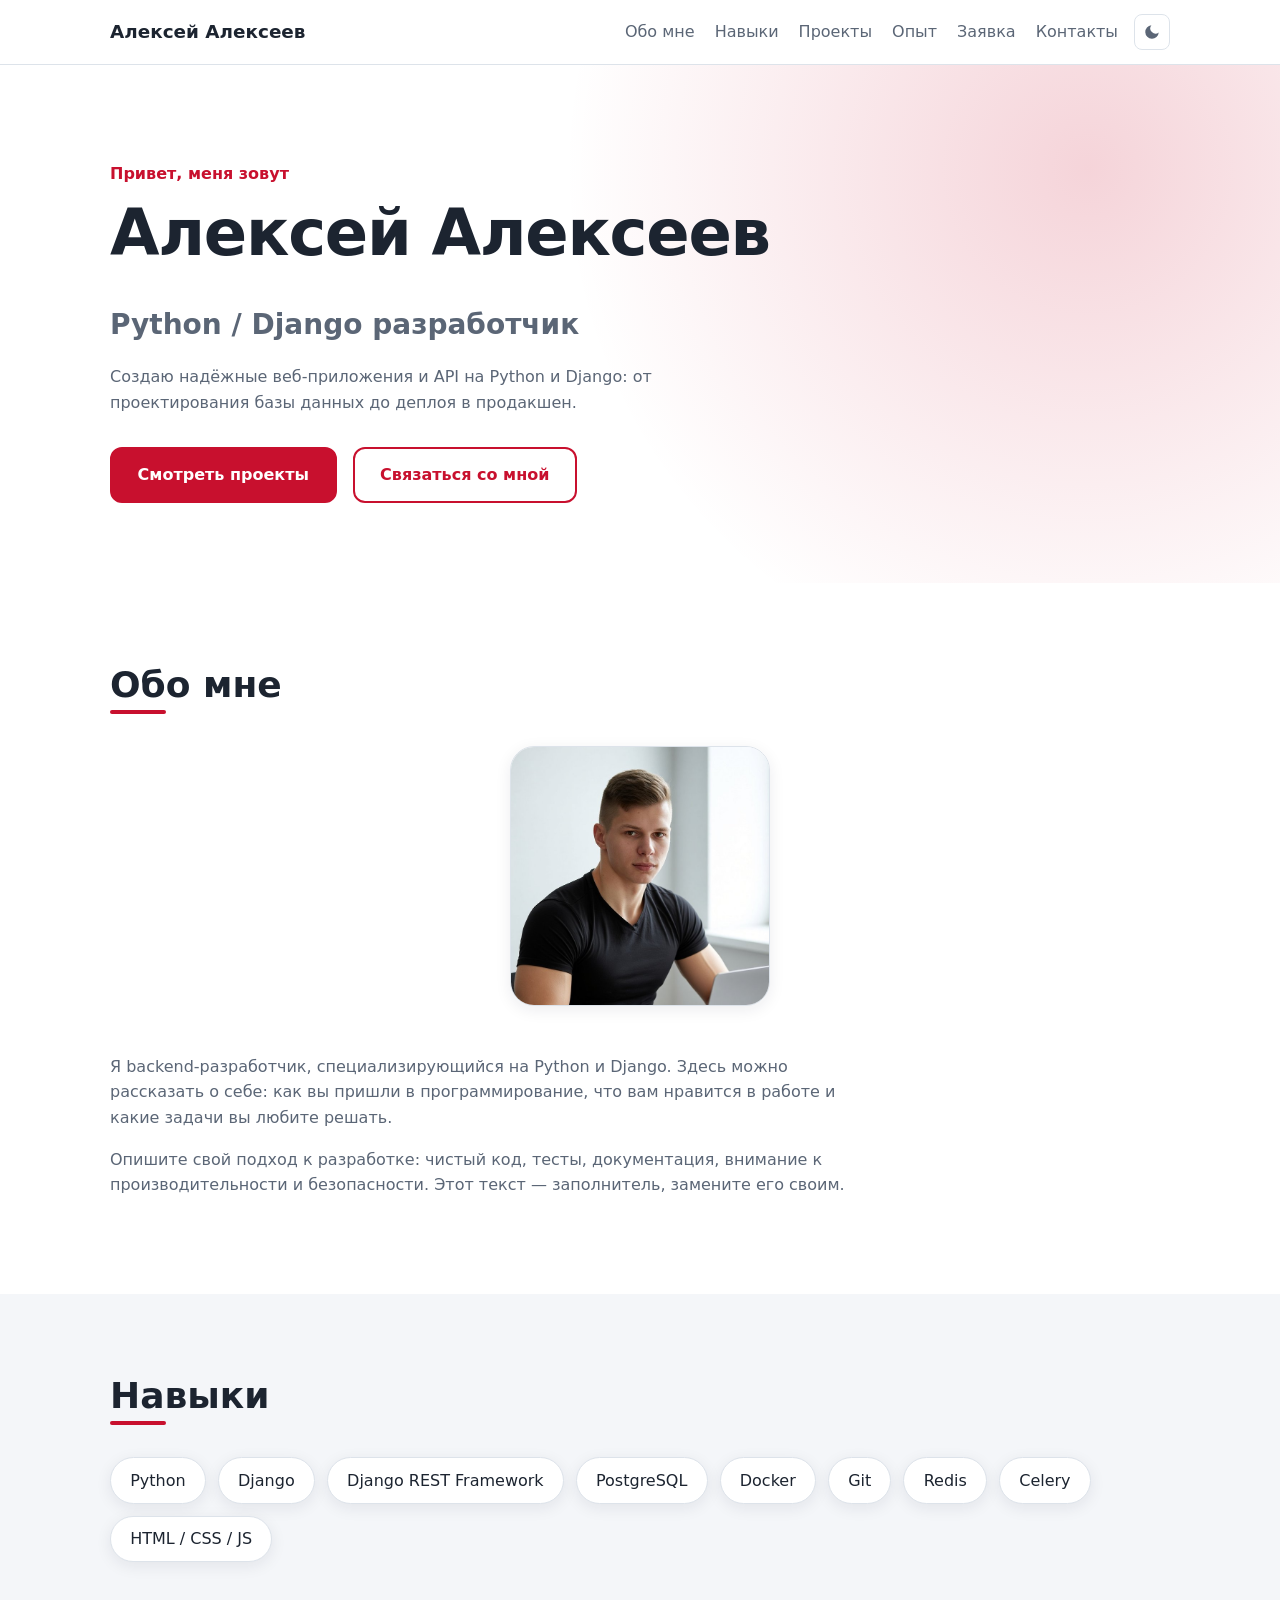
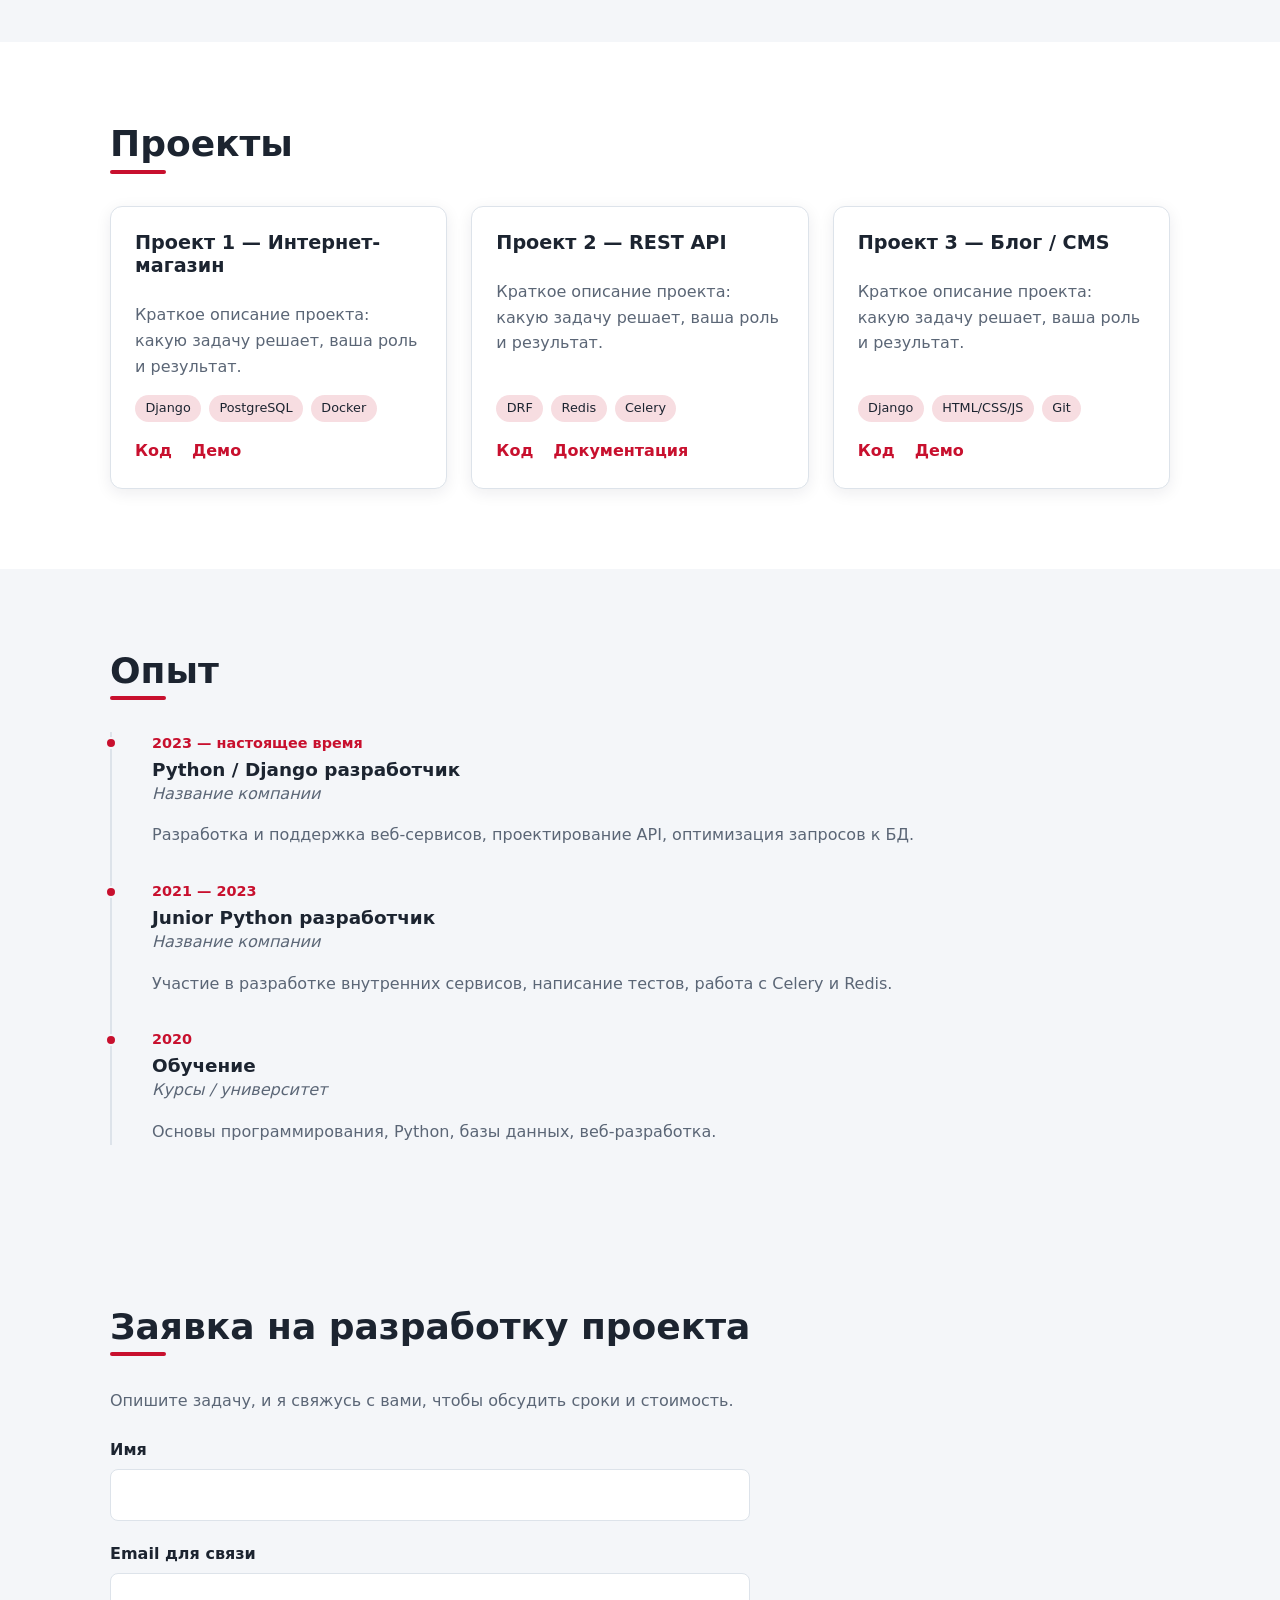
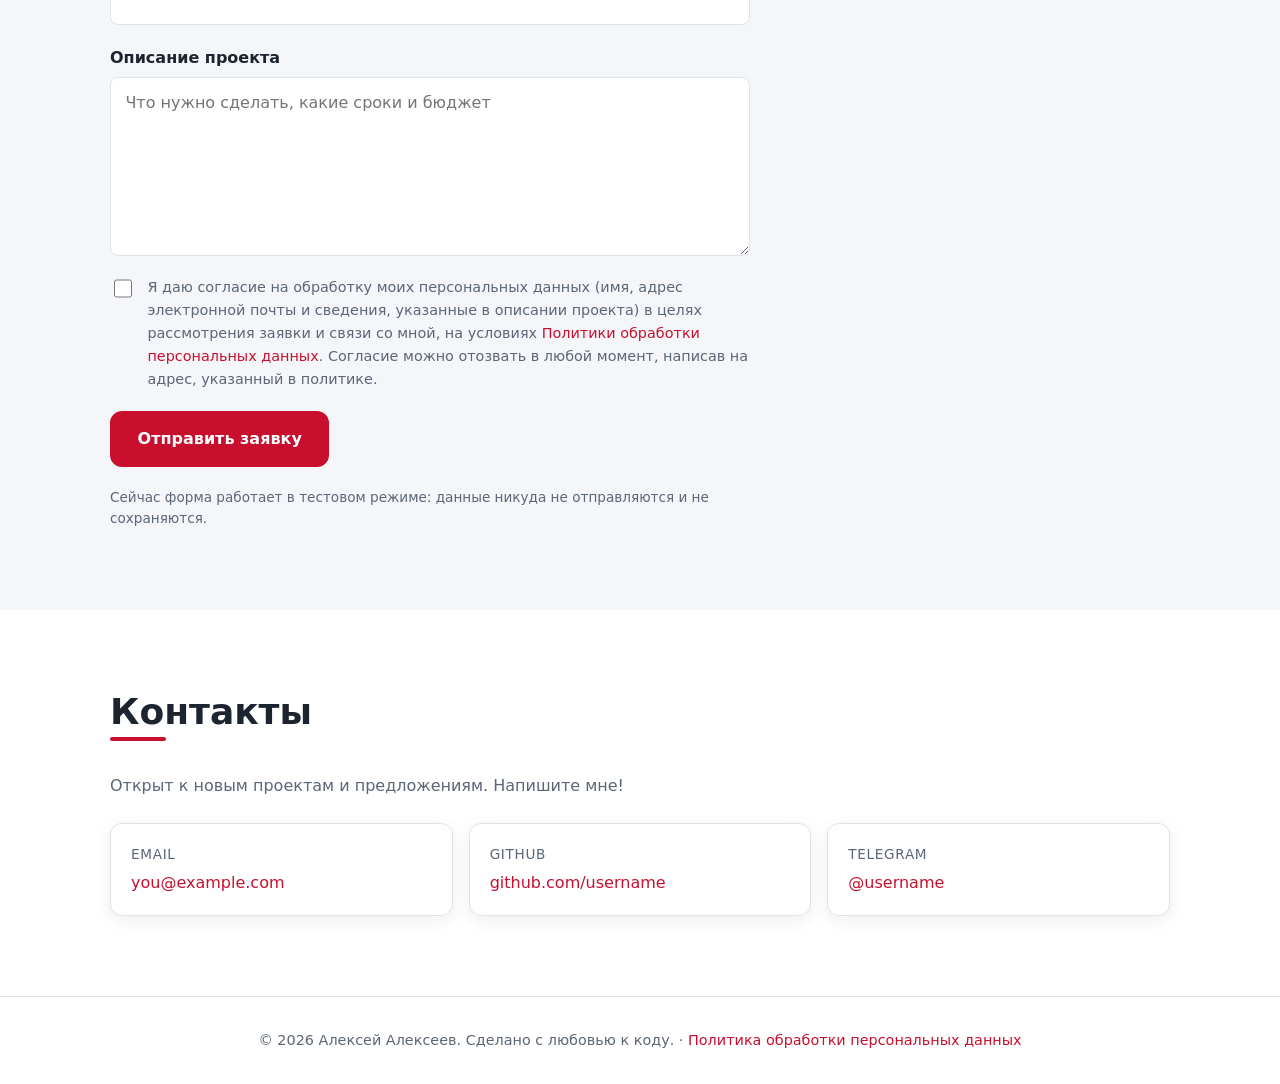
<file: index.html>
<!DOCTYPE html>
<html lang="ru">
<head>
    <meta charset="UTF-8">
    <meta name="viewport" content="width=device-width, initial-scale=1.0">
    <meta name="description" content="Портфолио Алексей Алексеев — Python / Django разработчик">
    <meta name="color-scheme" content="light dark">
    <title>Алексей Алексеев — Python / Django разработчик</title>
    <script>
        (function () {
            try {
                var t = localStorage.getItem('theme');
                if (t === 'light' || t === 'dark') document.documentElement.setAttribute('data-theme', t);
            } catch (e) {}
        })();
    </script>
    <link rel="stylesheet" href="static/css/style.css?v=13">
</head>
<body>
    <a class="skip-link" href="#main">Перейти к содержимому</a>

    <header class="site-header">
        <nav class="nav container" aria-label="Основная навигация">
            <a class="nav__logo" href="#top">Алексей Алексеев</a>
            <div class="nav__right">
            <ul class="nav__links">
                <li><a href="#about">Обо мне</a></li>
                <li><a href="#skills">Навыки</a></li>
                <li><a href="#projects">Проекты</a></li>
                <li><a href="#experience">Опыт</a></li>
                <li><a href="#request">Заявка</a></li>
                <li><a href="#contacts">Контакты</a></li>
            </ul>
            <button class="theme-toggle" id="theme-toggle" type="button" aria-label="Переключить тему" title="Переключить тему"></button>
            </div>
        </nav>
    </header>

    <main id="main">
        <!-- Hero -->
        <section class="hero" id="top" aria-labelledby="hero-title">
            <div class="container hero__inner">
                <p class="hero__greeting">Привет, меня зовут</p>
                <h1 id="hero-title" class="hero__title">Алексей Алексеев</h1>
                <p class="hero__subtitle">Python / Django разработчик</p>
                <p class="hero__text">
                    Создаю надёжные веб-приложения и API на Python и Django: от проектирования базы данных до деплоя в продакшен.
                </p>
                <div class="hero__actions">
                    <a class="btn btn--primary" href="#projects">Смотреть проекты</a>
                    <a class="btn btn--outline" href="#contacts">Связаться со мной</a>
                </div>
            </div>
        </section>

        <!-- Обо мне -->
        <section class="section" id="about" aria-labelledby="about-title">
            <div class="container about">
                <h2 id="about-title" class="section__title">Обо мне</h2>
                <div class="about__layout">
                <figure class="about__photo">
                    <img src="static/img/photo.jpg" alt="Фото: Алексей Алексеев" width="260" height="260" loading="lazy">
                </figure>
                <div class="about__content">
                    <p>
                        Я backend-разработчик, специализирующийся на Python и Django. Здесь можно
                        рассказать о себе: как вы пришли в программирование, что вам нравится в работе
                        и какие задачи вы любите решать.
                    </p>
                    <p>
                        Опишите свой подход к разработке: чистый код, тесты, документация,
                        внимание к производительности и безопасности. Этот текст — заполнитель,
                        замените его своим.
                    </p>
                </div>
                </div>
            </div>
        </section>

        <!-- Навыки -->
        <section class="section section--alt" id="skills" aria-labelledby="skills-title">
            <div class="container">
                <h2 id="skills-title" class="section__title">Навыки</h2>
                <ul class="skills" role="list">
                    <li class="skill">Python</li>
                    <li class="skill">Django</li>
                    <li class="skill">Django REST Framework</li>
                    <li class="skill">PostgreSQL</li>
                    <li class="skill">Docker</li>
                    <li class="skill">Git</li>
                    <li class="skill">Redis</li>
                    <li class="skill">Celery</li>
                    <li class="skill">HTML / CSS / JS</li>
                </ul>
            </div>
        </section>

        <!-- Проекты -->
        <section class="section" id="projects" aria-labelledby="projects-title">
            <div class="container">
                <h2 id="projects-title" class="section__title">Проекты</h2>
                <div class="projects">
                    <article class="card">
                        <h3 class="card__title"><a class="card__link" href="project-1.html">Проект 1 — Интернет-магазин</a></h3>
                        <p class="card__text">
                            Краткое описание проекта: какую задачу решает, ваша роль и результат.
                        </p>
                        <ul class="card__tags" aria-label="Технологии">
                            <li>Django</li><li>PostgreSQL</li><li>Docker</li>
                        </ul>
                        <div class="card__links">
                            <a href="#" aria-label="Код проекта 1 на GitHub">Код</a>
                            <a href="#" aria-label="Демо проекта 1">Демо</a>
                        </div>
                    </article>
                    <article class="card">
                        <h3 class="card__title"><a class="card__link" href="project-2.html">Проект 2 — REST API</a></h3>
                        <p class="card__text">
                            Краткое описание проекта: какую задачу решает, ваша роль и результат.
                        </p>
                        <ul class="card__tags" aria-label="Технологии">
                            <li>DRF</li><li>Redis</li><li>Celery</li>
                        </ul>
                        <div class="card__links">
                            <a href="#" aria-label="Код проекта 2 на GitHub">Код</a>
                            <a href="#" aria-label="Документация проекта 2">Документация</a>
                        </div>
                    </article>
                    <article class="card">
                        <h3 class="card__title"><a class="card__link" href="project-3.html">Проект 3 — Блог / CMS</a></h3>
                        <p class="card__text">
                            Краткое описание проекта: какую задачу решает, ваша роль и результат.
                        </p>
                        <ul class="card__tags" aria-label="Технологии">
                            <li>Django</li><li>HTML/CSS/JS</li><li>Git</li>
                        </ul>
                        <div class="card__links">
                            <a href="#" aria-label="Код проекта 3 на GitHub">Код</a>
                            <a href="#" aria-label="Демо проекта 3">Демо</a>
                        </div>
                    </article>
                </div>
            </div>
        </section>

        <!-- Опыт -->
        <section class="section section--alt" id="experience" aria-labelledby="experience-title">
            <div class="container">
                <h2 id="experience-title" class="section__title">Опыт</h2>
                <ol class="timeline">
                    <li class="timeline__item">
                        <p class="timeline__date"><time datetime="2023">2023</time> — настоящее время</p>
                        <h3 class="timeline__role">Python / Django разработчик</h3>
                        <p class="timeline__company">Название компании</p>
                        <p>Разработка и поддержка веб-сервисов, проектирование API, оптимизация запросов к БД.</p>
                    </li>
                    <li class="timeline__item">
                        <p class="timeline__date"><time datetime="2021">2021</time> — <time datetime="2023">2023</time></p>
                        <h3 class="timeline__role">Junior Python разработчик</h3>
                        <p class="timeline__company">Название компании</p>
                        <p>Участие в разработке внутренних сервисов, написание тестов, работа с Celery и Redis.</p>
                    </li>
                    <li class="timeline__item">
                        <p class="timeline__date"><time datetime="2020">2020</time></p>
                        <h3 class="timeline__role">Обучение</h3>
                        <p class="timeline__company">Курсы / университет</p>
                        <p>Основы программирования, Python, базы данных, веб-разработка.</p>
                    </li>
                </ol>
            </div>
        </section>

        <!-- Заявка на разработку -->
        <section class="section section--alt" id="request" aria-labelledby="request-title">
            <div class="container">
                <h2 id="request-title" class="section__title">Заявка на разработку проекта</h2>
                <p class="contacts__text">Опишите задачу, и я свяжусь с вами, чтобы обсудить сроки и стоимость.</p>
                <form class="request-form" id="request-form" novalidate>
                    <div class="field">
                        <label for="rf-name">Имя</label>
                        <input id="rf-name" name="name" type="text" autocomplete="name" required maxlength="100">
                    </div>
                    <div class="field">
                        <label for="rf-email">Email для связи</label>
                        <input id="rf-email" name="email" type="email" autocomplete="email" required maxlength="100">
                    </div>
                    <div class="field">
                        <label for="rf-task">Описание проекта</label>
                        <textarea id="rf-task" name="task" rows="6" required maxlength="3000" placeholder="Что нужно сделать, какие сроки и бюджет"></textarea>
                    </div>
                    <div class="field field--consent">
                        <input id="rf-consent" name="consent" type="checkbox" required>
                        <label for="rf-consent">
                            Я даю согласие на обработку моих персональных данных (имя, адрес электронной почты и сведения,
                            указанные в описании проекта) в целях рассмотрения заявки и связи со мной, на условиях
                            <a href="privacy.html" target="_blank" rel="noopener">Политики обработки персональных данных</a>.
                            Согласие можно отозвать в любой момент, написав на адрес, указанный в политике.
                        </label>
                    </div>
                    <p class="form-error" id="rf-error" role="alert" hidden></p>
                    <button class="btn btn--primary" type="submit">Отправить заявку</button>
                    <p class="form-note">Сейчас форма работает в тестовом режиме: данные никуда не отправляются и не сохраняются.</p>
                </form>
            </div>
        </section>

        <!-- Контакты -->
        <section class="section" id="contacts" aria-labelledby="contacts-title">
            <div class="container contacts">
                <h2 id="contacts-title" class="section__title">Контакты</h2>
                <p class="contacts__text">Открыт к новым проектам и предложениям. Напишите мне!</p>
                <ul class="contacts__list" role="list">
                    <li>
                        <span class="contacts__label">Email</span>
                        <a href="mailto:you@example.com">you@example.com</a>
                    </li>
                    <li>
                        <span class="contacts__label">GitHub</span>
                        <a href="https://github.com/username" target="_blank" rel="noopener noreferrer">github.com/username</a>
                    </li>
                    <li>
                        <span class="contacts__label">Telegram</span>
                        <a href="https://t.me/username" target="_blank" rel="noopener noreferrer">@username</a>
                    </li>
                </ul>
            </div>
        </section>
    </main>

    <footer class="site-footer">
        <div class="container">
            <p>&copy; 2026 Алексей Алексеев. Сделано с любовью к коду. · <a href="privacy.html">Политика обработки персональных данных</a></p>
        </div>
    </footer>
    <script>
        (function () {
            var root = document.documentElement;
            var btn = document.getElementById('theme-toggle');
            var MOON = '<svg viewBox="0 0 24 24" width="18" height="18" aria-hidden="true" focusable="false"><path fill="currentColor" d="M21 12.8A9 9 0 1 1 11.2 3a7 7 0 0 0 9.8 9.8z"/></svg>';
            var SUN = '<svg viewBox="0 0 24 24" width="18" height="18" aria-hidden="true" focusable="false"><circle cx="12" cy="12" r="4.5" fill="currentColor"/><g stroke="currentColor" stroke-width="2" stroke-linecap="round"><path d="M12 2.5v2.5M12 19v2.5M2.5 12H5M19 12h2.5M5.3 5.3l1.8 1.8M16.9 16.9l1.8 1.8M5.3 18.7l1.8-1.8M16.9 7.1l1.8-1.8"/></g></svg>';
            var mq = window.matchMedia('(prefers-color-scheme: dark)');
            function current() {
                return root.getAttribute('data-theme') || (mq.matches ? 'dark' : 'light');
            }
            function render() {
                var dark = current() === 'dark';
                btn.innerHTML = dark ? SUN : MOON;
                btn.setAttribute('aria-label', dark ? 'Включить светлую тему' : 'Включить тёмную тему');
                btn.title = btn.getAttribute('aria-label');
            }
            btn.addEventListener('click', function () {
                var next = current() === 'dark' ? 'light' : 'dark';
                root.setAttribute('data-theme', next);
                try { localStorage.setItem('theme', next); } catch (e) {}
                render();
            });
            mq.addEventListener && mq.addEventListener('change', render);
            render();
        })();
    </script>
    <dialog class="modal" id="test-dialog" aria-labelledby="test-dialog-title">
        <h2 id="test-dialog-title">Заявка заполнена корректно</h2>
        <p>Но в работу она не принята, так как страница тестовая: данные никуда не отправляются и не сохраняются.</p>
        <button class="btn btn--primary" type="button">Понятно</button>
    </dialog>
    <script>
        (function () {
            var form = document.getElementById('request-form');
            var err = document.getElementById('rf-error');
            var dlg = document.getElementById('test-dialog');
            dlg.querySelector('button').addEventListener('click', function () { dlg.close(); });
            dlg.addEventListener('click', function (e) { if (e.target === dlg) dlg.close(); });
            form.addEventListener('submit', function (e) {
                e.preventDefault();
                var name = form.name.value.trim(), email = form.email.value.trim(), task = form.task.value.trim();
                err.hidden = true;
                if (!name || !email || !task || !form.email.validity.valid) {
                    err.textContent = 'Заполните все поля и укажите корректный email.';
                    err.hidden = false; return;
                }
                if (!form.consent.checked) {
                    err.textContent = 'Для отправки заявки необходимо согласие на обработку персональных данных.';
                    err.hidden = false; return;
                }
                // ЗАГЛУШКА: заявка пока никуда не отправляется.
                // Когда будет готов приём заявок, отправьте данные здесь.
                form.reset();
                dlg.showModal();
            });
        })();
    </script>
</body>
</html>
</file>
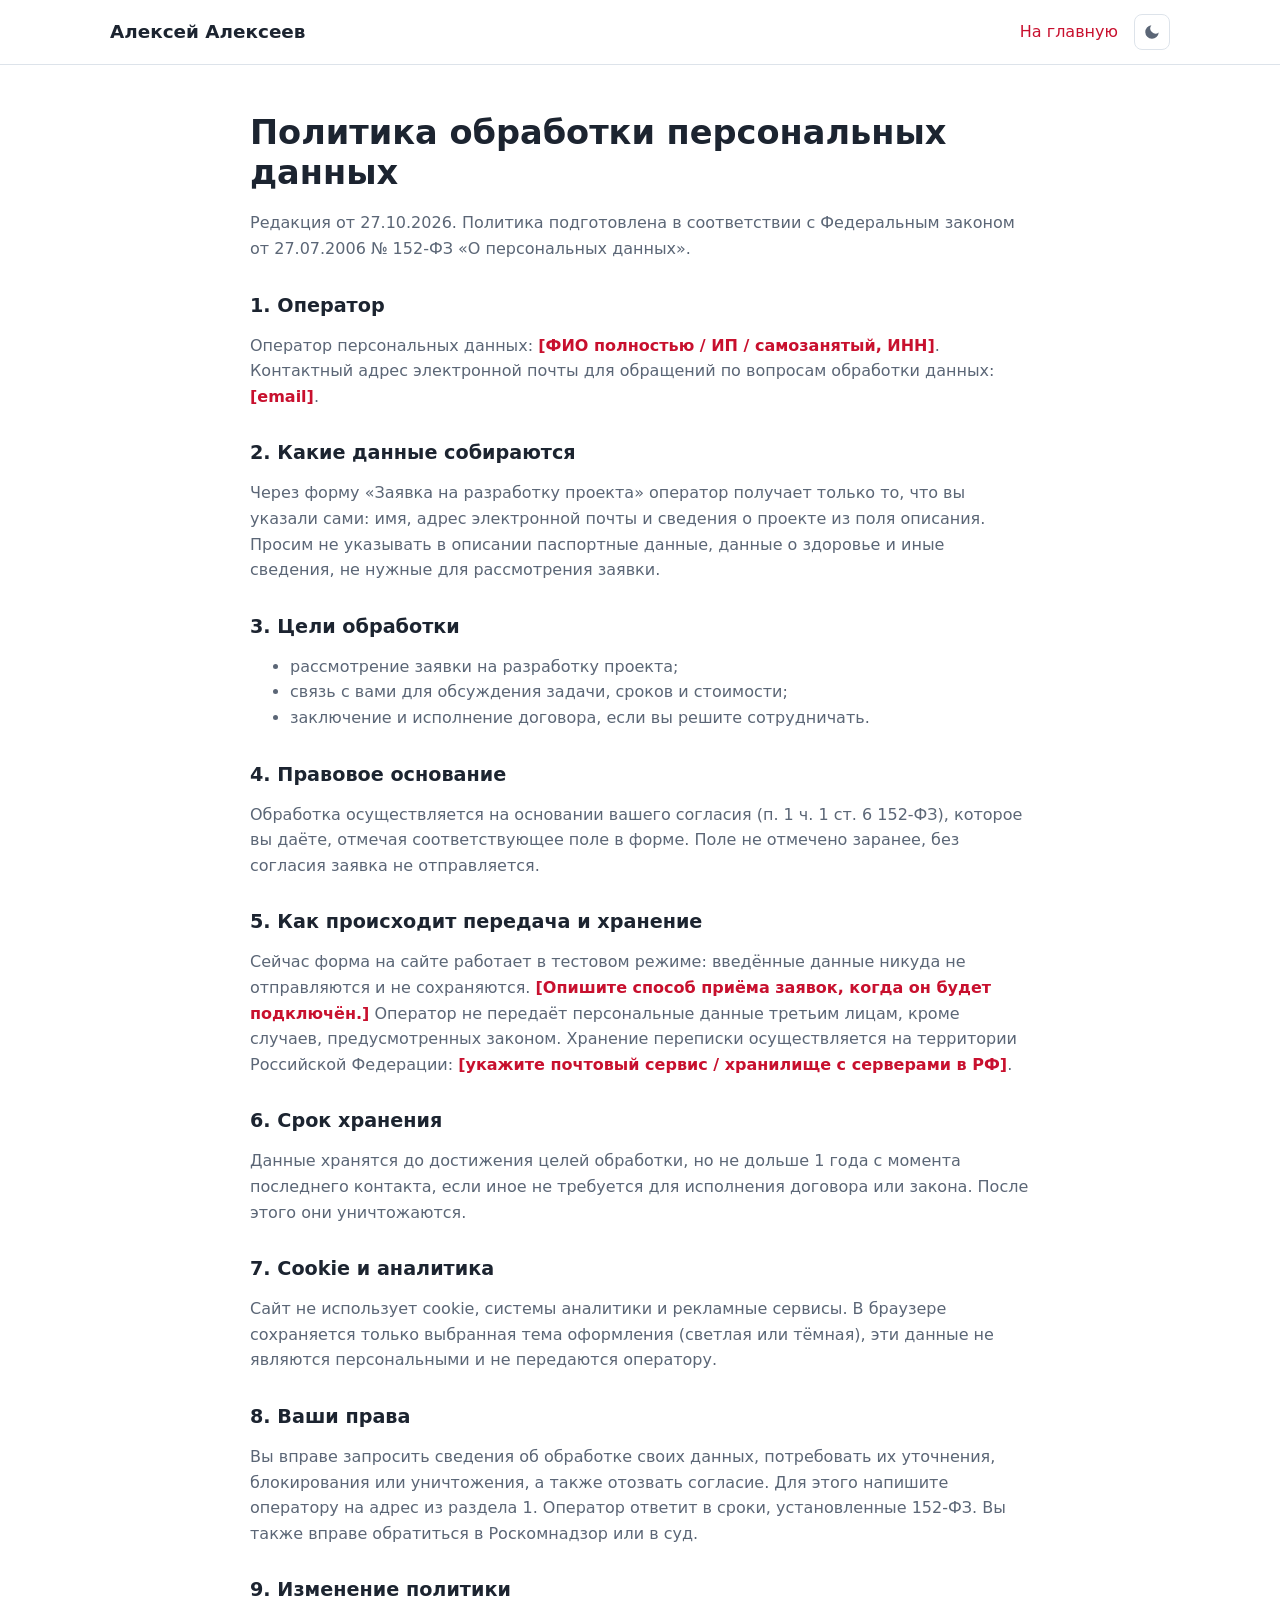
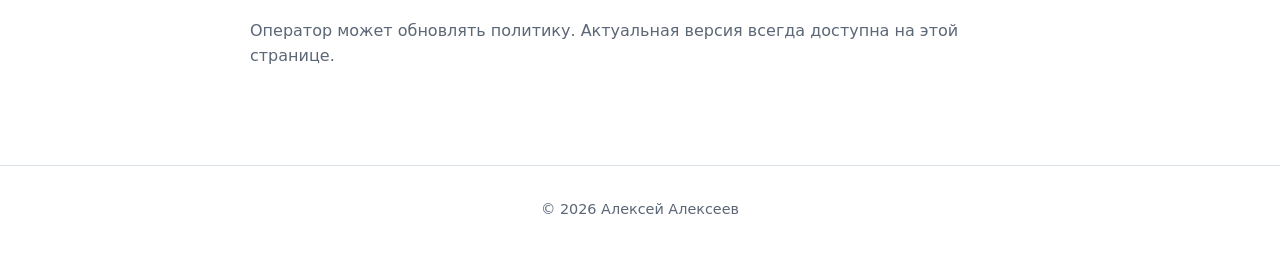
<file: privacy.html>
<!DOCTYPE html>
<html lang="ru">
<head>
    <meta charset="UTF-8">
    <meta name="viewport" content="width=device-width, initial-scale=1.0">
    <meta name="description" content="Политика обработки персональных данных">
    <meta name="color-scheme" content="light dark">
    <title>Политика обработки персональных данных</title>
    <script>
        (function () {
            try {
                var t = localStorage.getItem('theme');
                if (t === 'light' || t === 'dark') document.documentElement.setAttribute('data-theme', t);
            } catch (e) {}
        })();
    </script>
    <link rel="stylesheet" href="static/css/style.css?v=13">
</head>
<body>
    <header class="site-header">
        <nav class="nav container" aria-label="Основная навигация">
            <a class="nav__logo" href="./">Алексей Алексеев</a>
            <div class="nav__right">
                <a href="./">На главную</a>
                <button class="theme-toggle" id="theme-toggle" type="button" aria-label="Переключить тему" title="Переключить тему"></button>
            </div>
        </nav>
    </header>
    <main class="container doc">
        <h1>Политика обработки персональных данных</h1>
        <p>Редакция от 27.10.2026. Политика подготовлена в соответствии с Федеральным законом от 27.07.2006 № 152-ФЗ «О персональных данных».</p>

        <h2>1. Оператор</h2>
        <p>Оператор персональных данных: <span class="todo">[ФИО полностью / ИП / самозанятый, ИНН]</span>.
        Контактный адрес электронной почты для обращений по вопросам обработки данных: <span class="todo">[email]</span>.</p>

        <h2>2. Какие данные собираются</h2>
        <p>Через форму «Заявка на разработку проекта» оператор получает только то, что вы указали сами: имя, адрес электронной почты и сведения о проекте из поля описания. Просим не указывать в описании паспортные данные, данные о здоровье и иные сведения, не нужные для рассмотрения заявки.</p>

        <h2>3. Цели обработки</h2>
        <ul>
            <li>рассмотрение заявки на разработку проекта;</li>
            <li>связь с вами для обсуждения задачи, сроков и стоимости;</li>
            <li>заключение и исполнение договора, если вы решите сотрудничать.</li>
        </ul>

        <h2>4. Правовое основание</h2>
        <p>Обработка осуществляется на основании вашего согласия (п. 1 ч. 1 ст. 6 152-ФЗ), которое вы даёте, отмечая соответствующее поле в форме. Поле не отмечено заранее, без согласия заявка не отправляется.</p>

        <h2>5. Как происходит передача и хранение</h2>
        <p>Сейчас форма на сайте работает в тестовом режиме: введённые данные никуда не отправляются и не сохраняются. <span class="todo">[Опишите способ приёма заявок, когда он будет подключён.]</span> Оператор не передаёт персональные данные третьим лицам, кроме случаев, предусмотренных законом. Хранение переписки осуществляется на территории Российской Федерации: <span class="todo">[укажите почтовый сервис / хранилище с серверами в РФ]</span>.</p>

        <h2>6. Срок хранения</h2>
        <p>Данные хранятся до достижения целей обработки, но не дольше 1 года с момента последнего контакта, если иное не требуется для исполнения договора или закона. После этого они уничтожаются.</p>

        <h2>7. Cookie и аналитика</h2>
        <p>Сайт не использует cookie, системы аналитики и рекламные сервисы. В браузере сохраняется только выбранная тема оформления (светлая или тёмная), эти данные не являются персональными и не передаются оператору.</p>

        <h2>8. Ваши права</h2>
        <p>Вы вправе запросить сведения об обработке своих данных, потребовать их уточнения, блокирования или уничтожения, а также отозвать согласие. Для этого напишите оператору на адрес из раздела 1. Оператор ответит в сроки, установленные 152-ФЗ. Вы также вправе обратиться в Роскомнадзор или в суд.</p>

        <h2>9. Изменение политики</h2>
        <p>Оператор может обновлять политику. Актуальная версия всегда доступна на этой странице.</p>
    </main>
    <footer class="site-footer">
        <div class="container"><p>&copy; 2026 Алексей Алексеев</p></div>
    </footer>
    <script>
        (function () {
            var root = document.documentElement;
            var btn = document.getElementById('theme-toggle');
            var MOON = '<svg viewBox="0 0 24 24" width="18" height="18" aria-hidden="true" focusable="false"><path fill="currentColor" d="M21 12.8A9 9 0 1 1 11.2 3a7 7 0 0 0 9.8 9.8z"/></svg>';
            var SUN = '<svg viewBox="0 0 24 24" width="18" height="18" aria-hidden="true" focusable="false"><circle cx="12" cy="12" r="4.5" fill="currentColor"/><g stroke="currentColor" stroke-width="2" stroke-linecap="round"><path d="M12 2.5v2.5M12 19v2.5M2.5 12H5M19 12h2.5M5.3 5.3l1.8 1.8M16.9 16.9l1.8 1.8M5.3 18.7l1.8-1.8M16.9 7.1l1.8-1.8"/></g></svg>';
            var mq = window.matchMedia('(prefers-color-scheme: dark)');
            function current() {
                return root.getAttribute('data-theme') || (mq.matches ? 'dark' : 'light');
            }
            function render() {
                var dark = current() === 'dark';
                btn.innerHTML = dark ? SUN : MOON;
                btn.setAttribute('aria-label', dark ? 'Включить светлую тему' : 'Включить тёмную тему');
                btn.title = btn.getAttribute('aria-label');
            }
            btn.addEventListener('click', function () {
                var next = current() === 'dark' ? 'light' : 'dark';
                root.setAttribute('data-theme', next);
                try { localStorage.setItem('theme', next); } catch (e) {}
                render();
            });
            mq.addEventListener && mq.addEventListener('change', render);
            render();
        })();
    </script>
</body>
</html>
</file>
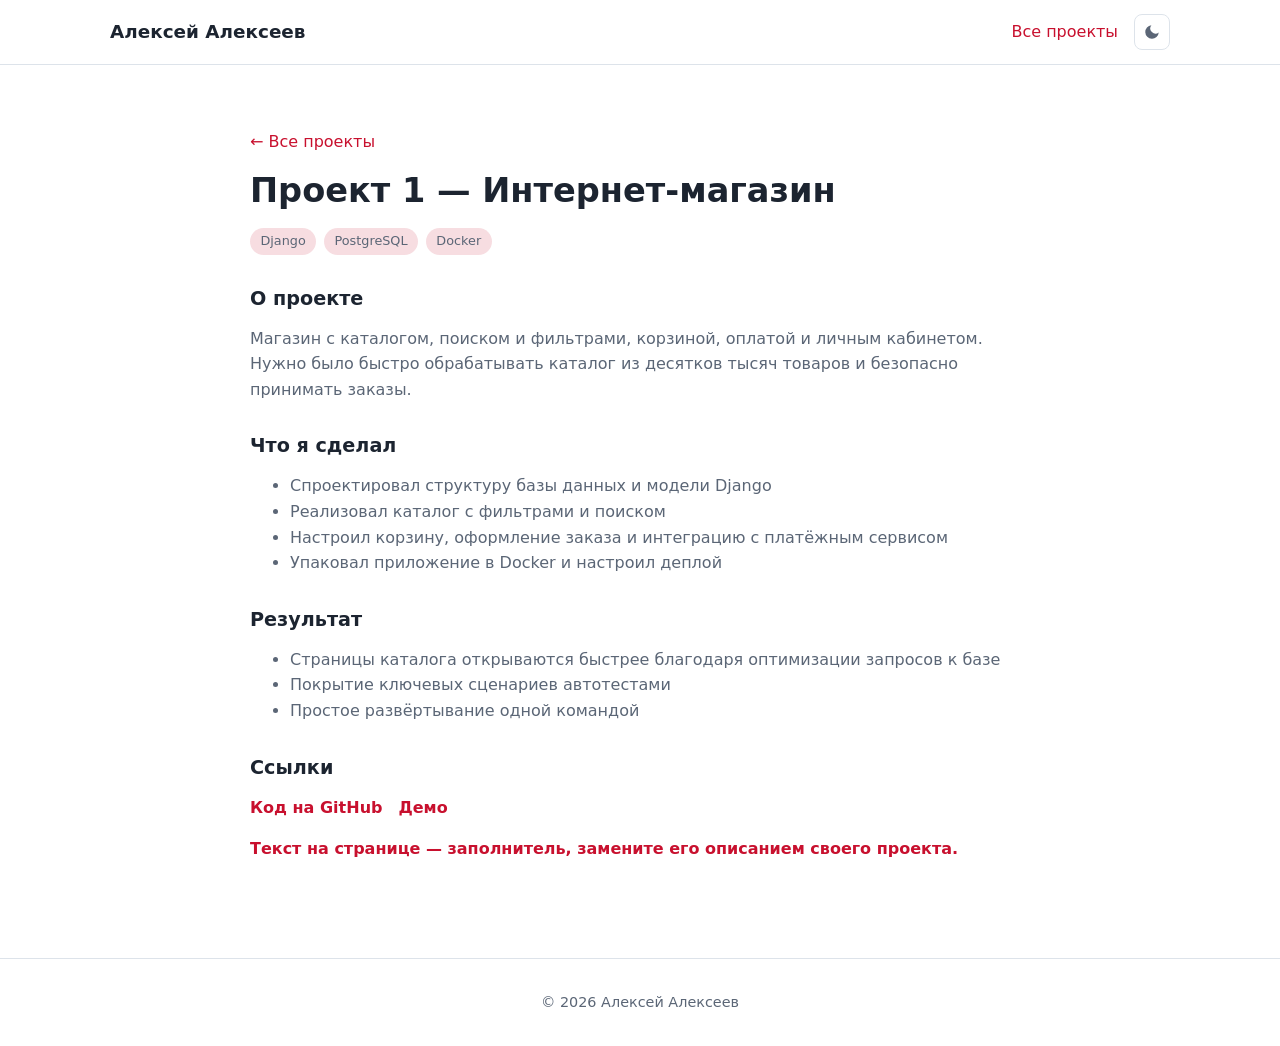
<file: project-1.html>
<!DOCTYPE html>
<html lang="ru">
<head>
    <meta charset="UTF-8">
    <meta name="viewport" content="width=device-width, initial-scale=1.0">
    <meta name="description" content="Каталог товаров, корзина, оформление заказа и личный кабинет покупателя.">
    <meta name="color-scheme" content="light dark">
    <title>Проект 1 — Интернет-магазин — Алексей Алексеев</title>
    <script>
        (function () {
            try {
                var t = localStorage.getItem('theme');
                if (t === 'light' || t === 'dark') document.documentElement.setAttribute('data-theme', t);
            } catch (e) {}
        })();
    </script>
    <link rel="stylesheet" href="static/css/style.css?v=13">
</head>
<body>
    <header class="site-header">
        <nav class="nav container" aria-label="Основная навигация">
            <a class="nav__logo" href="./">Алексей Алексеев</a>
            <div class="nav__right">
                <a href="./#projects">Все проекты</a>
                <button class="theme-toggle" id="theme-toggle" type="button" aria-label="Переключить тему" title="Переключить тему"></button>
            </div>
        </nav>
    </header>
    <main class="container doc">
        <p><a href="./#projects">&larr; Все проекты</a></p>
        <h1>Проект 1 — Интернет-магазин</h1>
        <ul class="card__tags" aria-label="Технологии"><li>Django</li><li>PostgreSQL</li><li>Docker</li></ul>

        <h2>О проекте</h2>
        <p>Магазин с каталогом, поиском и фильтрами, корзиной, оплатой и личным кабинетом. Нужно было быстро обрабатывать каталог из десятков тысяч товаров и безопасно принимать заказы.</p>

        <h2>Что я сделал</h2>
        <ul><li>Спроектировал структуру базы данных и модели Django</li><li>Реализовал каталог с фильтрами и поиском</li><li>Настроил корзину, оформление заказа и интеграцию с платёжным сервисом</li><li>Упаковал приложение в Docker и настроил деплой</li></ul>

        <h2>Результат</h2>
        <ul><li>Страницы каталога открываются быстрее благодаря оптимизации запросов к базе</li><li>Покрытие ключевых сценариев автотестами</li><li>Простое развёртывание одной командой</li></ul>

        <h2>Ссылки</h2>
        <p class="card__links"><a href="#">Код на GitHub</a> <a href="#">Демо</a></p>
        <p class="todo">Текст на странице — заполнитель, замените его описанием своего проекта.</p>
    </main>
    <footer class="site-footer">
        <div class="container"><p>&copy; 2026 Алексей Алексеев</p></div>
    </footer>
    <script>
        (function () {
            var root = document.documentElement;
            var btn = document.getElementById('theme-toggle');
            var MOON = '<svg viewBox="0 0 24 24" width="18" height="18" aria-hidden="true" focusable="false"><path fill="currentColor" d="M21 12.8A9 9 0 1 1 11.2 3a7 7 0 0 0 9.8 9.8z"/></svg>';
            var SUN = '<svg viewBox="0 0 24 24" width="18" height="18" aria-hidden="true" focusable="false"><circle cx="12" cy="12" r="4.5" fill="currentColor"/><g stroke="currentColor" stroke-width="2" stroke-linecap="round"><path d="M12 2.5v2.5M12 19v2.5M2.5 12H5M19 12h2.5M5.3 5.3l1.8 1.8M16.9 16.9l1.8 1.8M5.3 18.7l1.8-1.8M16.9 7.1l1.8-1.8"/></g></svg>';
            var mq = window.matchMedia('(prefers-color-scheme: dark)');
            function current() {
                return root.getAttribute('data-theme') || (mq.matches ? 'dark' : 'light');
            }
            function render() {
                var dark = current() === 'dark';
                btn.innerHTML = dark ? SUN : MOON;
                btn.setAttribute('aria-label', dark ? 'Включить светлую тему' : 'Включить тёмную тему');
                btn.title = btn.getAttribute('aria-label');
            }
            btn.addEventListener('click', function () {
                var next = current() === 'dark' ? 'light' : 'dark';
                root.setAttribute('data-theme', next);
                try { localStorage.setItem('theme', next); } catch (e) {}
                render();
            });
            mq.addEventListener && mq.addEventListener('change', render);
            render();
        })();
    </script>
</body>
</html>
</file>
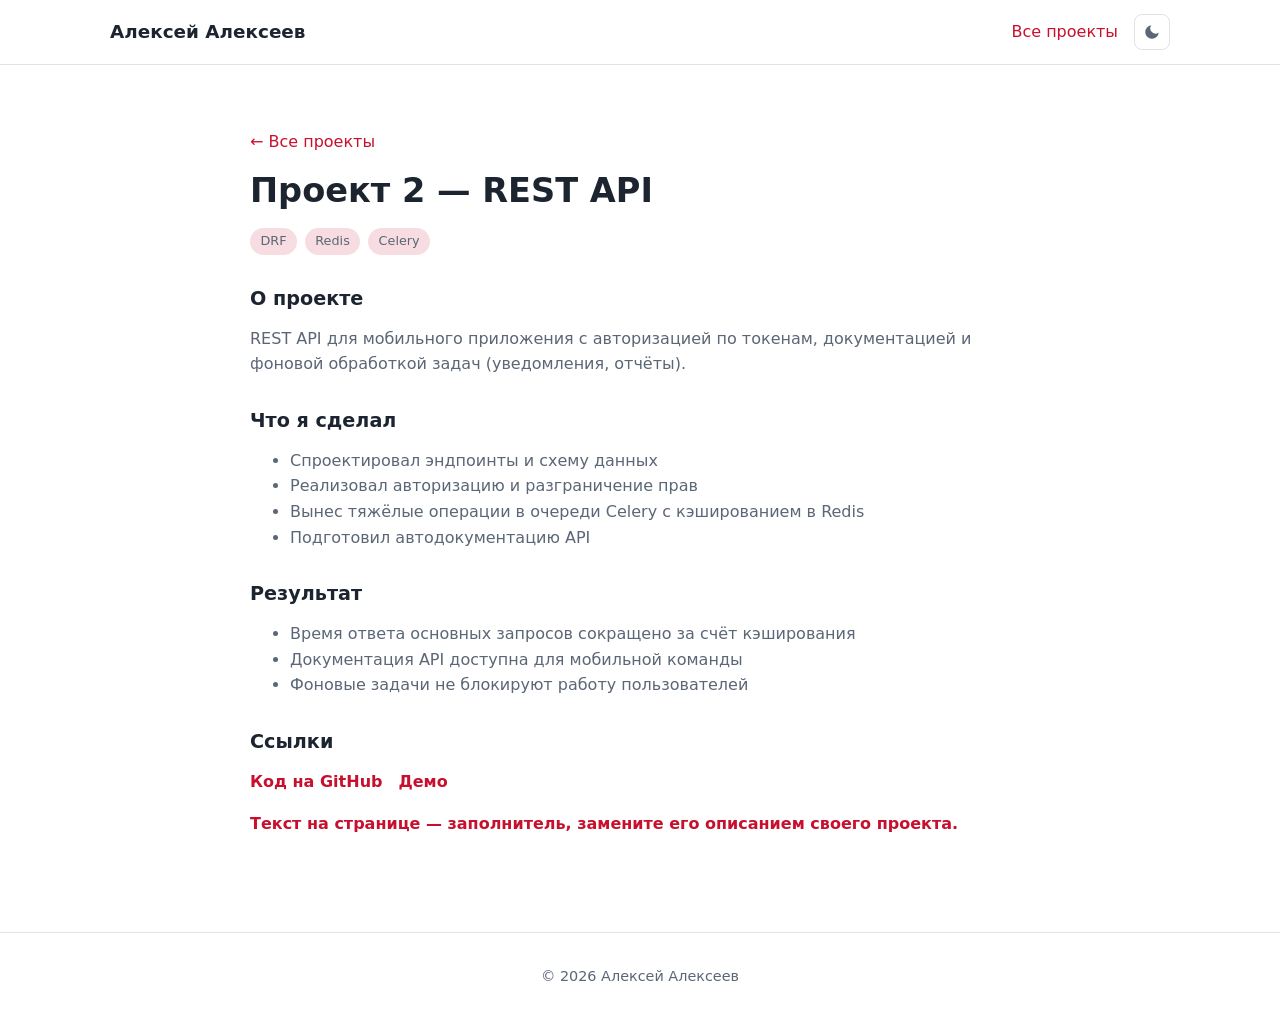
<file: project-2.html>
<!DOCTYPE html>
<html lang="ru">
<head>
    <meta charset="UTF-8">
    <meta name="viewport" content="width=device-width, initial-scale=1.0">
    <meta name="description" content="Серверная часть для мобильного приложения: авторизация, данные и фоновые задачи.">
    <meta name="color-scheme" content="light dark">
    <title>Проект 2 — REST API — Алексей Алексеев</title>
    <script>
        (function () {
            try {
                var t = localStorage.getItem('theme');
                if (t === 'light' || t === 'dark') document.documentElement.setAttribute('data-theme', t);
            } catch (e) {}
        })();
    </script>
    <link rel="stylesheet" href="static/css/style.css?v=13">
</head>
<body>
    <header class="site-header">
        <nav class="nav container" aria-label="Основная навигация">
            <a class="nav__logo" href="./">Алексей Алексеев</a>
            <div class="nav__right">
                <a href="./#projects">Все проекты</a>
                <button class="theme-toggle" id="theme-toggle" type="button" aria-label="Переключить тему" title="Переключить тему"></button>
            </div>
        </nav>
    </header>
    <main class="container doc">
        <p><a href="./#projects">&larr; Все проекты</a></p>
        <h1>Проект 2 — REST API</h1>
        <ul class="card__tags" aria-label="Технологии"><li>DRF</li><li>Redis</li><li>Celery</li></ul>

        <h2>О проекте</h2>
        <p>REST API для мобильного приложения с авторизацией по токенам, документацией и фоновой обработкой задач (уведомления, отчёты).</p>

        <h2>Что я сделал</h2>
        <ul><li>Спроектировал эндпоинты и схему данных</li><li>Реализовал авторизацию и разграничение прав</li><li>Вынес тяжёлые операции в очереди Celery с кэшированием в Redis</li><li>Подготовил автодокументацию API</li></ul>

        <h2>Результат</h2>
        <ul><li>Время ответа основных запросов сокращено за счёт кэширования</li><li>Документация API доступна для мобильной команды</li><li>Фоновые задачи не блокируют работу пользователей</li></ul>

        <h2>Ссылки</h2>
        <p class="card__links"><a href="#">Код на GitHub</a> <a href="#">Демо</a></p>
        <p class="todo">Текст на странице — заполнитель, замените его описанием своего проекта.</p>
    </main>
    <footer class="site-footer">
        <div class="container"><p>&copy; 2026 Алексей Алексеев</p></div>
    </footer>
    <script>
        (function () {
            var root = document.documentElement;
            var btn = document.getElementById('theme-toggle');
            var MOON = '<svg viewBox="0 0 24 24" width="18" height="18" aria-hidden="true" focusable="false"><path fill="currentColor" d="M21 12.8A9 9 0 1 1 11.2 3a7 7 0 0 0 9.8 9.8z"/></svg>';
            var SUN = '<svg viewBox="0 0 24 24" width="18" height="18" aria-hidden="true" focusable="false"><circle cx="12" cy="12" r="4.5" fill="currentColor"/><g stroke="currentColor" stroke-width="2" stroke-linecap="round"><path d="M12 2.5v2.5M12 19v2.5M2.5 12H5M19 12h2.5M5.3 5.3l1.8 1.8M16.9 16.9l1.8 1.8M5.3 18.7l1.8-1.8M16.9 7.1l1.8-1.8"/></g></svg>';
            var mq = window.matchMedia('(prefers-color-scheme: dark)');
            function current() {
                return root.getAttribute('data-theme') || (mq.matches ? 'dark' : 'light');
            }
            function render() {
                var dark = current() === 'dark';
                btn.innerHTML = dark ? SUN : MOON;
                btn.setAttribute('aria-label', dark ? 'Включить светлую тему' : 'Включить тёмную тему');
                btn.title = btn.getAttribute('aria-label');
            }
            btn.addEventListener('click', function () {
                var next = current() === 'dark' ? 'light' : 'dark';
                root.setAttribute('data-theme', next);
                try { localStorage.setItem('theme', next); } catch (e) {}
                render();
            });
            mq.addEventListener && mq.addEventListener('change', render);
            render();
        })();
    </script>
</body>
</html>
</file>
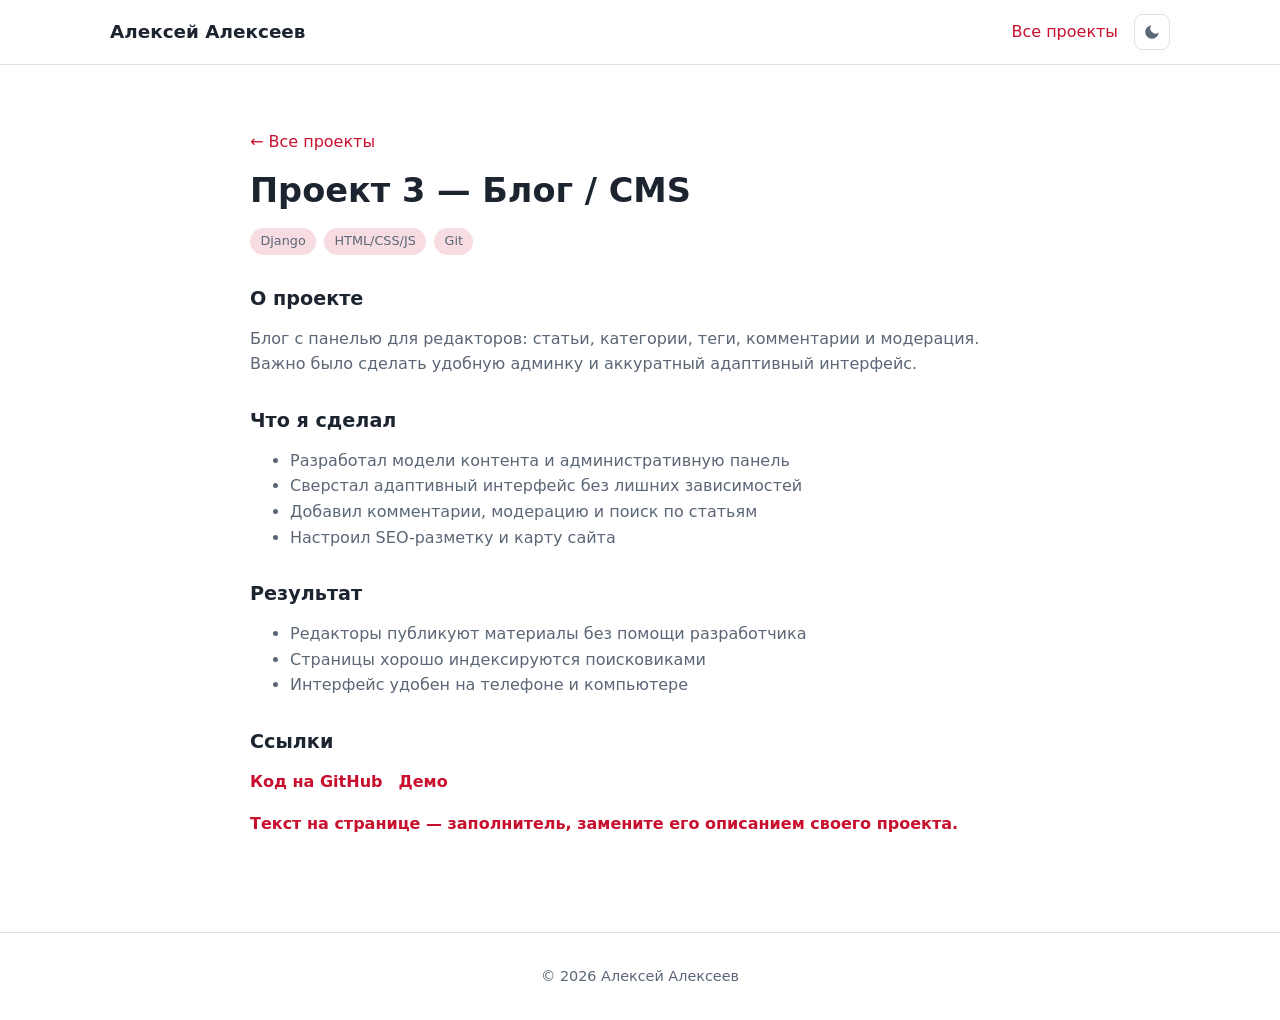
<file: project-3.html>
<!DOCTYPE html>
<html lang="ru">
<head>
    <meta charset="UTF-8">
    <meta name="viewport" content="width=device-width, initial-scale=1.0">
    <meta name="description" content="Система управления контентом с редактором, категориями и комментариями.">
    <meta name="color-scheme" content="light dark">
    <title>Проект 3 — Блог / CMS — Алексей Алексеев</title>
    <script>
        (function () {
            try {
                var t = localStorage.getItem('theme');
                if (t === 'light' || t === 'dark') document.documentElement.setAttribute('data-theme', t);
            } catch (e) {}
        })();
    </script>
    <link rel="stylesheet" href="static/css/style.css?v=13">
</head>
<body>
    <header class="site-header">
        <nav class="nav container" aria-label="Основная навигация">
            <a class="nav__logo" href="./">Алексей Алексеев</a>
            <div class="nav__right">
                <a href="./#projects">Все проекты</a>
                <button class="theme-toggle" id="theme-toggle" type="button" aria-label="Переключить тему" title="Переключить тему"></button>
            </div>
        </nav>
    </header>
    <main class="container doc">
        <p><a href="./#projects">&larr; Все проекты</a></p>
        <h1>Проект 3 — Блог / CMS</h1>
        <ul class="card__tags" aria-label="Технологии"><li>Django</li><li>HTML/CSS/JS</li><li>Git</li></ul>

        <h2>О проекте</h2>
        <p>Блог с панелью для редакторов: статьи, категории, теги, комментарии и модерация. Важно было сделать удобную админку и аккуратный адаптивный интерфейс.</p>

        <h2>Что я сделал</h2>
        <ul><li>Разработал модели контента и административную панель</li><li>Сверстал адаптивный интерфейс без лишних зависимостей</li><li>Добавил комментарии, модерацию и поиск по статьям</li><li>Настроил SEO-разметку и карту сайта</li></ul>

        <h2>Результат</h2>
        <ul><li>Редакторы публикуют материалы без помощи разработчика</li><li>Страницы хорошо индексируются поисковиками</li><li>Интерфейс удобен на телефоне и компьютере</li></ul>

        <h2>Ссылки</h2>
        <p class="card__links"><a href="#">Код на GitHub</a> <a href="#">Демо</a></p>
        <p class="todo">Текст на странице — заполнитель, замените его описанием своего проекта.</p>
    </main>
    <footer class="site-footer">
        <div class="container"><p>&copy; 2026 Алексей Алексеев</p></div>
    </footer>
    <script>
        (function () {
            var root = document.documentElement;
            var btn = document.getElementById('theme-toggle');
            var MOON = '<svg viewBox="0 0 24 24" width="18" height="18" aria-hidden="true" focusable="false"><path fill="currentColor" d="M21 12.8A9 9 0 1 1 11.2 3a7 7 0 0 0 9.8 9.8z"/></svg>';
            var SUN = '<svg viewBox="0 0 24 24" width="18" height="18" aria-hidden="true" focusable="false"><circle cx="12" cy="12" r="4.5" fill="currentColor"/><g stroke="currentColor" stroke-width="2" stroke-linecap="round"><path d="M12 2.5v2.5M12 19v2.5M2.5 12H5M19 12h2.5M5.3 5.3l1.8 1.8M16.9 16.9l1.8 1.8M5.3 18.7l1.8-1.8M16.9 7.1l1.8-1.8"/></g></svg>';
            var mq = window.matchMedia('(prefers-color-scheme: dark)');
            function current() {
                return root.getAttribute('data-theme') || (mq.matches ? 'dark' : 'light');
            }
            function render() {
                var dark = current() === 'dark';
                btn.innerHTML = dark ? SUN : MOON;
                btn.setAttribute('aria-label', dark ? 'Включить светлую тему' : 'Включить тёмную тему');
                btn.title = btn.getAttribute('aria-label');
            }
            btn.addEventListener('click', function () {
                var next = current() === 'dark' ? 'light' : 'dark';
                root.setAttribute('data-theme', next);
                try { localStorage.setItem('theme', next); } catch (e) {}
                render();
            });
            mq.addEventListener && mq.addEventListener('change', render);
            render();
        })();
    </script>
</body>
</html>
</file>
<file: static/css/style.css>
/* ===== Переменные и темы ===== */
:root {
    --bg: #ffffff;
    --bg-alt: #f4f6f9;
    --surface: #ffffff;
    --text: #1c2430;
    --text-muted: #5b6676;
    --accent: #c8102e;          /* красный */
    --accent-hover: #9b0c23;
    --accent-contrast: #ffffff;
    --border: #dde3ea;
    --shadow: 0 4px 16px rgba(20, 30, 50, 0.08);
    --radius: 12px;
    --max-width: 1100px;
    --header-h: 64px;
    font-family: system-ui, -apple-system, "Segoe UI", Roboto, "Helvetica Neue", Arial, sans-serif;
}

/* Тема по умолчанию берётся из системы; кнопка в шапке задаёт её вручную через data-theme */
@media (prefers-color-scheme: dark) {
    :root:not([data-theme="light"]) {
        --bg: #0f141a;
        --bg-alt: #151c24;
        --surface: #1a222c;
        --text: #e6ebf1;
        --text-muted: #9aa6b4;
        --accent: #ff3b30;
        --accent-hover: #ff6a61;
        --accent-contrast: #ffffff;
        --border: #2a3542;
        --shadow: 0 4px 16px rgba(0, 0, 0, 0.35);
    }
}

:root[data-theme="dark"] {
    --bg: #0f141a;
    --bg-alt: #151c24;
    --surface: #1a222c;
    --text: #e6ebf1;
    --text-muted: #9aa6b4;
    --accent: #ff3b30;
    --accent-hover: #ff6a61;
    --accent-contrast: #ffffff;
    --border: #2a3542;
    --shadow: 0 4px 16px rgba(0, 0, 0, 0.35);
}

:root[data-theme="light"] { color-scheme: light; }
:root[data-theme="dark"] { color-scheme: dark; }

.nav__right { display: flex; align-items: center; gap: 1rem; flex-wrap: wrap; }

.theme-toggle {
    display: inline-flex;
    align-items: center;
    justify-content: center;
    width: 2.25rem;
    height: 2.25rem;
    padding: 0;
    color: var(--text-muted);
    background: transparent;
    border: 1px solid var(--border);
    border-radius: 8px;
    cursor: pointer;
    transition: color 0.2s, border-color 0.2s, background 0.2s;
}
.theme-toggle:hover { color: var(--accent); border-color: var(--accent); }
.theme-toggle svg { display: block; }

/* ===== Базовые стили ===== */
*, *::before, *::after { box-sizing: border-box; }

html { scroll-behavior: smooth; scroll-padding-top: var(--header-h); }

@media (prefers-reduced-motion: reduce) {
    html { scroll-behavior: auto; }
    * { transition: none !important; }
}

body {
    margin: 0;
    background: var(--bg);
    color: var(--text);
    line-height: 1.6;
    font-size: 1rem;
}

img { max-width: 100%; display: block; }

a { color: var(--accent); text-decoration: none; }
a:hover { color: var(--accent-hover); text-decoration: underline; }

:focus-visible {
    outline: 3px solid var(--accent);
    outline-offset: 3px;
    border-radius: 4px;
}

h1, h2, h3 { line-height: 1.2; margin: 0 0 0.5em; }

.container {
    width: 100%;
    max-width: var(--max-width);
    margin: 0 auto;
    padding: 0 1.25rem;
}

.skip-link {
    position: absolute;
    left: 1rem;
    top: -100px;
    padding: 0.5rem 1rem;
    background: var(--accent);
    color: var(--accent-contrast);
    border-radius: var(--radius);
    z-index: 100;
}
.skip-link:focus { top: 1rem; }

/* ===== Навигация ===== */
.site-header {
    position: sticky;
    top: 0;
    z-index: 50;
    background: color-mix(in srgb, var(--bg) 85%, transparent);
    backdrop-filter: blur(8px);
    -webkit-backdrop-filter: blur(8px);
    border-bottom: 1px solid var(--border);
}

.nav {
    display: flex;
    align-items: center;
    justify-content: space-between;
    gap: 1rem;
    min-height: var(--header-h);
    flex-wrap: wrap;
}

.nav__logo {
    font-weight: 700;
    font-size: 1.15rem;
    color: var(--text);
}

.nav__links {
    display: flex;
    flex-wrap: wrap;
    gap: 0.25rem 1.25rem;
    list-style: none;
    margin: 0;
    padding: 0;
}

.nav__links a {
    color: var(--text-muted);
    font-weight: 500;
}
.nav__links a:hover { color: var(--accent); text-decoration: none; }

/* ===== Hero ===== */
.hero {
    padding: 6rem 0 5rem;
    background:
        radial-gradient(circle at 85% 20%, color-mix(in srgb, var(--accent) 18%, transparent), transparent 45%),
        var(--bg);
}

.hero__greeting {
    color: var(--accent);
    font-weight: 600;
    margin: 0 0 0.5rem;
}

.hero__title {
    font-size: clamp(2.5rem, 6vw, 4rem);
    letter-spacing: -0.02em;
}

.hero__subtitle {
    font-size: clamp(1.25rem, 3vw, 1.75rem);
    color: var(--text-muted);
    font-weight: 600;
    margin: 0 0 1rem;
}

.hero__text {
    max-width: 600px;
    color: var(--text-muted);
    margin: 0 0 2rem;
}

.hero__actions {
    display: flex;
    flex-wrap: wrap;
    gap: 1rem;
}

/* ===== Кнопки ===== */
.btn {
    display: inline-block;
    padding: 0.8rem 1.6rem;
    border-radius: var(--radius);
    font-weight: 600;
    border: 2px solid var(--accent);
    transition: background 0.2s, color 0.2s, transform 0.2s;
}
.btn:hover { text-decoration: none; transform: translateY(-2px); }

.btn--primary { background: var(--accent); color: var(--accent-contrast); }
.btn--primary:hover { background: var(--accent-hover); border-color: var(--accent-hover); color: var(--accent-contrast); }

.btn--outline { background: transparent; color: var(--accent); }
.btn--outline:hover { background: var(--accent); color: var(--accent-contrast); }

/* ===== Секции ===== */
.section { padding: 5rem 0; }
.section--alt { background: var(--bg-alt); }

.section__title {
    font-size: clamp(1.75rem, 4vw, 2.25rem);
    margin-bottom: 2rem;
    position: relative;
    padding-bottom: 0.5rem;
}
.section__title::after {
    content: "";
    position: absolute;
    left: 0;
    bottom: 0;
    width: 56px;
    height: 4px;
    border-radius: 2px;
    background: var(--accent);
}

.about__layout {
    display: flex;
    flex-direction: column;
    align-items: center;
    gap: 2rem;
}
.about__photo { margin: 0; }
.about__photo img {
    display: block;
    width: 260px;
    height: 260px;
    aspect-ratio: 1 / 1;
    object-fit: cover;
    object-position: center 20%;
    border-radius: 24px;
    border: 1px solid var(--border);
    box-shadow: var(--shadow);
}
.about__content { max-width: 760px; width: 100%; align-self: flex-start; text-align: left; color: var(--text-muted); }


/* ===== Навыки ===== */
.skills {
    display: flex;
    flex-wrap: wrap;
    gap: 0.75rem;
    list-style: none;
    margin: 0;
    padding: 0;
}

.skill {
    padding: 0.6rem 1.2rem;
    background: var(--surface);
    border: 1px solid var(--border);
    border-radius: 999px;
    font-weight: 500;
    box-shadow: var(--shadow);
}

/* ===== Проекты ===== */
.projects {
    display: grid;
    grid-template-columns: repeat(auto-fit, minmax(280px, 1fr));
    gap: 1.5rem;
}

.card {
    display: flex;
    flex-direction: column;
    padding: 1.5rem;
    background: var(--surface);
    border: 1px solid var(--border);
    border-radius: var(--radius);
    box-shadow: var(--shadow);
    transition: transform 0.2s, border-color 0.2s;
}
.card:hover { transform: translateY(-4px); border-color: var(--accent); }

.card__title { font-size: 1.2rem; }
.card__text { color: var(--text-muted); flex-grow: 1; }

.card__tags {
    display: flex;
    flex-wrap: wrap;
    gap: 0.5rem;
    list-style: none;
    margin: 0 0 1rem;
    padding: 0;
}
.card__tags li {
    font-size: 0.8rem;
    padding: 0.2rem 0.65rem;
    border-radius: 999px;
    background: color-mix(in srgb, var(--accent) 14%, transparent);
    color: var(--text);
}

.card__links { display: flex; gap: 1.25rem; font-weight: 600; }

/* ===== Опыт ===== */
.timeline {
    list-style: none;
    margin: 0;
    padding: 0 0 0 1.5rem;
    border-left: 2px solid var(--border);
}

.timeline__item {
    position: relative;
    padding: 0 0 2rem 1rem;
}
.timeline__item:last-child { padding-bottom: 0; }
.timeline__item::before {
    content: "";
    position: absolute;
    left: calc(-1.5rem - 7px);
    top: 0.35rem;
    width: 12px;
    height: 12px;
    border-radius: 50%;
    background: var(--accent);
    border: 2px solid var(--bg-alt);
}

.timeline__date { margin: 0; font-size: 0.9rem; color: var(--accent); font-weight: 600; }
.timeline__role { margin: 0.25rem 0 0; font-size: 1.15rem; }
.timeline__company { margin: 0 0 0.5rem; color: var(--text-muted); font-style: italic; }
.timeline__item p:last-child { margin-bottom: 0; color: var(--text-muted); }

/* ===== Контакты ===== */
.contacts__text { color: var(--text-muted); margin-bottom: 1.5rem; }

.contacts__list {
    display: grid;
    grid-template-columns: repeat(auto-fit, minmax(220px, 1fr));
    gap: 1rem;
    list-style: none;
    margin: 0;
    padding: 0;
}
.contacts__list li {
    padding: 1.25rem;
    background: var(--surface);
    border: 1px solid var(--border);
    border-radius: var(--radius);
    box-shadow: var(--shadow);
    word-break: break-word;
}
.contacts__label {
    display: block;
    font-size: 0.85rem;
    color: var(--text-muted);
    text-transform: uppercase;
    letter-spacing: 0.05em;
    margin-bottom: 0.25rem;
}

/* ===== Футер ===== */
.site-footer {
    padding: 2rem 0;
    border-top: 1px solid var(--border);
    text-align: center;
    color: var(--text-muted);
    font-size: 0.9rem;
}
.site-footer p { margin: 0; }

/* ===== Адаптив ===== */
@media (max-width: 640px) {
    .nav { padding: 0.75rem 1.25rem; justify-content: center; }
    .nav__links { justify-content: center; gap: 0.25rem 1rem; font-size: 0.9rem; }
    .hero { padding: 4rem 0 3rem; }
    .section { padding: 3.5rem 0; }
    .hero__actions .btn { flex: 1 1 100%; text-align: center; }
}

/* ===== Форма заявки ===== */
.request-form { max-width: 640px; display: grid; gap: 1.25rem; }
.field { display: grid; gap: 0.4rem; }
.field label { font-weight: 600; }
.field input[type="text"], .field input[type="email"], .field textarea {
    width: 100%;
    padding: 0.75rem 0.9rem;
    font: inherit;
    color: var(--text);
    background: var(--surface);
    border: 1px solid var(--border);
    border-radius: 8px;
}
.field textarea { resize: vertical; }
.field input:focus-visible, .field textarea:focus-visible { outline: 2px solid var(--accent); outline-offset: 1px; }
.field--consent { grid-template-columns: auto 1fr; align-items: start; gap: 0.75rem; }
.field--consent label { font-weight: 400; font-size: 0.9rem; color: var(--text-muted); }
.field--consent input { width: 1.15rem; height: 1.15rem; margin-top: 0.2rem; accent-color: var(--accent); }
.request-form .btn { justify-self: start; cursor: pointer; font: inherit; font-weight: 600; }
.form-error { margin: 0; color: var(--accent); font-weight: 600; }
.form-note { margin: 0; font-size: 0.85rem; color: var(--text-muted); }

/* ===== Страница политики ===== */
.doc { max-width: 820px; padding: 3rem 1.25rem 5rem; }
.doc h1 { font-size: clamp(1.6rem, 4vw, 2.1rem); }
.doc h2 { font-size: 1.2rem; margin-top: 2rem; }
.doc p, .doc li { color: var(--text-muted); }
.doc .todo { color: var(--accent); font-weight: 600; }

/* ===== Всплывающее окно ===== */
.modal {
    max-width: min(440px, calc(100vw - 2rem));
    padding: 1.75rem;
    color: var(--text);
    background: var(--surface);
    border: 1px solid var(--border);
    border-radius: var(--radius);
    box-shadow: var(--shadow);
}
.modal::backdrop { background: rgba(0, 0, 0, 0.55); }
.modal h2 { margin: 0 0 0.75rem; font-size: 1.25rem; }
.modal p { margin: 0 0 1.5rem; color: var(--text-muted); }
.modal .btn { cursor: pointer; font: inherit; font-weight: 600; }

/* ===== Карточки-ссылки ===== */
.card { position: relative; }
.card:hover { border-color: var(--accent); }
.card__link { color: inherit; }
.card__link::after { content: ""; position: absolute; inset: 0; border-radius: var(--radius); }
.card__link:hover { text-decoration: none; color: var(--accent); }
.card__links { position: relative; z-index: 1; }
.doc .card__links { display: flex; gap: 1rem; }
.doc .card__tags { padding: 0; }
</file>
